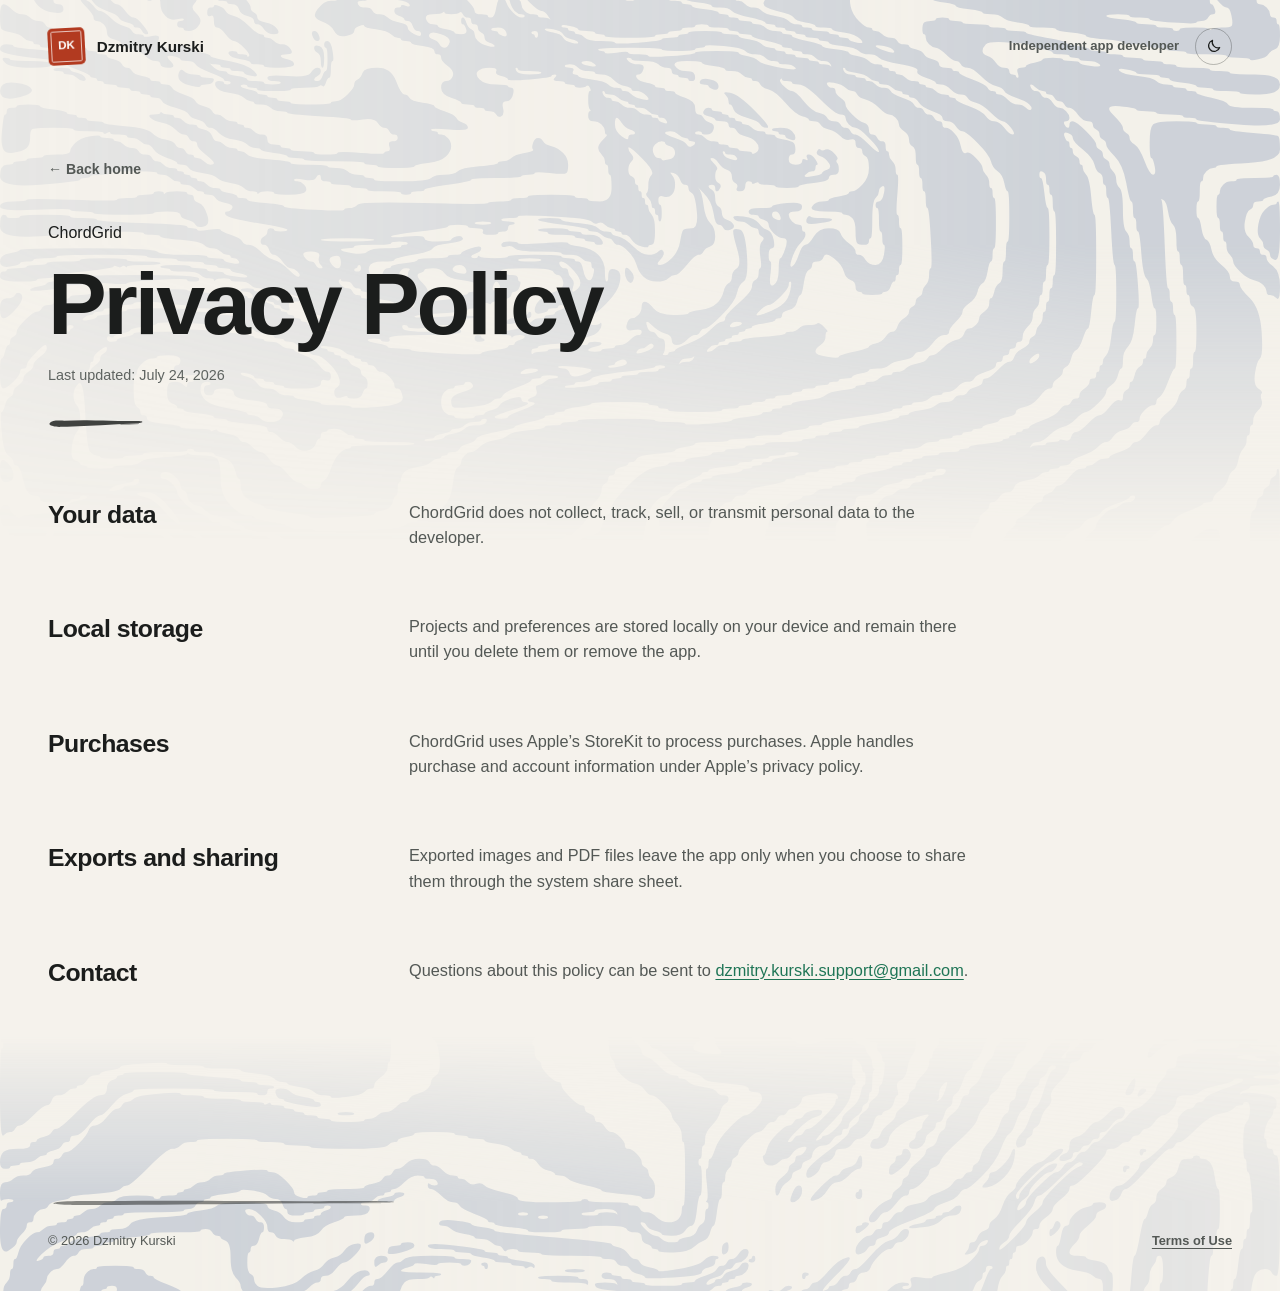
<file: privacy.html>
<!doctype html>
<html lang="en">
  <head>
    <meta charset="UTF-8" />
    <meta name="viewport" content="width=device-width, initial-scale=1.0" />
    <meta name="description" content="ChordGrid Privacy Policy." />
    <meta name="theme-color" content="#eef3fb" />
    <title>ChordGrid Privacy Policy</title>
    <script>try{if(localStorage.getItem("theme")==="dark"){document.documentElement.dataset.theme="dark";document.querySelector('meta[name="theme-color"]').content="#10161f"}}catch(e){}</script>
    <link rel="stylesheet" href="styles.css" />
  </head>
  <body>
    <header class="site-header">
      <a class="brand" href="index.html"><span class="brand-monogram" aria-hidden="true">DK</span><span>Dzmitry Kurski</span></a>
      <div class="header-actions">
        <p>Independent app developer</p>
        <button class="theme-toggle" type="button" aria-label="Switch to dark theme" title="Switch to dark theme">
          <svg class="theme-icon-moon" viewBox="0 0 24 24" aria-hidden="true"><path d="M20.5 14.2A8.5 8.5 0 0 1 9.8 3.5 8.5 8.5 0 1 0 20.5 14.2Z" /></svg>
          <svg class="theme-icon-sun" viewBox="0 0 24 24" aria-hidden="true"><circle cx="12" cy="12" r="3.5" /><path d="M12 2v2M12 20v2M4.9 4.9l1.4 1.4M17.7 17.7l1.4 1.4M2 12h2M20 12h2M4.9 19.1l1.4-1.4M17.7 6.3l1.4-1.4" /></svg>
        </button>
      </div>
    </header>
    <main id="main" class="subpage-main">
      <a class="back-link" href="index.html">← Back home</a>
      <header class="legal-header">
        <p class="eyebrow">ChordGrid</p>
        <h1>Privacy Policy</h1>
        <p>Last updated: July 24, 2026</p>
      </header>
      <article class="legal-content">
        <h2>Your data</h2>
        <p>ChordGrid does not collect, track, sell, or transmit personal data to the developer.</p>
        <h2>Local storage</h2>
        <p>Projects and preferences are stored locally on your device and remain there until you delete them or remove the app.</p>
        <h2>Purchases</h2>
        <p>ChordGrid uses Apple’s StoreKit to process purchases. Apple handles purchase and account information under Apple’s privacy policy.</p>
        <h2>Exports and sharing</h2>
        <p>Exported images and PDF files leave the app only when you choose to share them through the system share sheet.</p>
        <h2>Contact</h2>
        <p>Questions about this policy can be sent to <a href="mailto:dzmitry.kurski.support@gmail.com">dzmitry.kurski.support@gmail.com</a>.</p>
      </article>
    </main>
    <footer><span>© <span id="year"></span> Dzmitry Kurski</span><a href="terms.html">Terms of Use</a></footer>
    <script src="script.js"></script>
  </body>
</html>
</file>
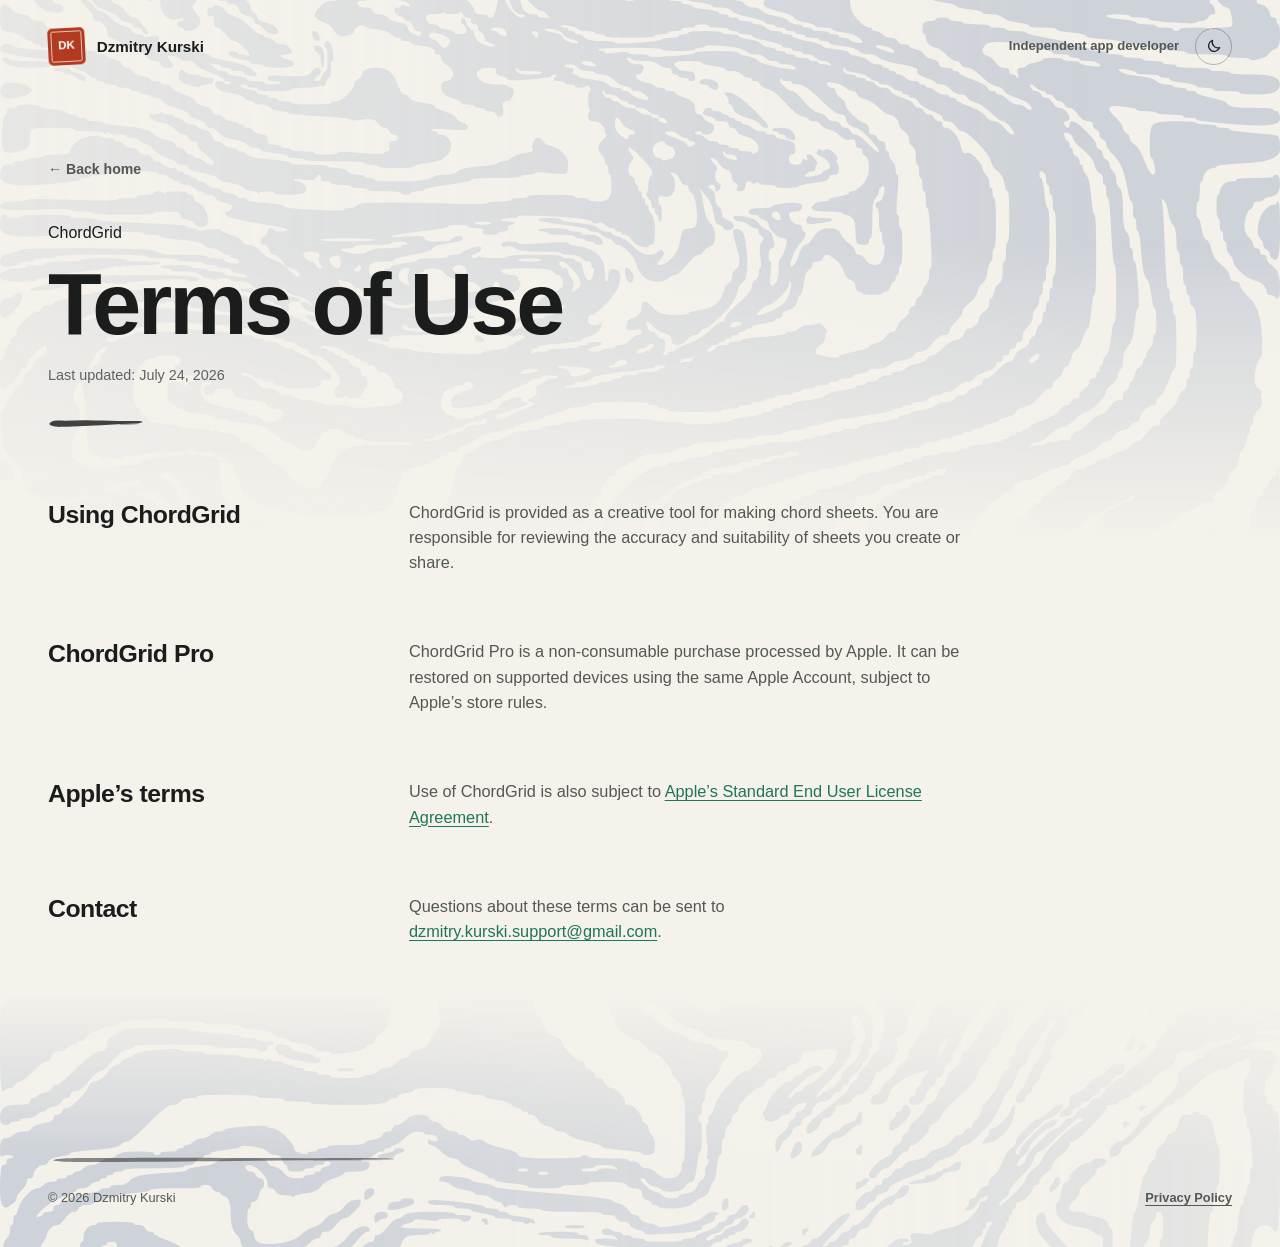
<file: terms.html>
<!doctype html>
<html lang="en">
  <head>
    <meta charset="UTF-8" />
    <meta name="viewport" content="width=device-width, initial-scale=1.0" />
    <meta name="description" content="ChordGrid Terms of Use." />
    <meta name="theme-color" content="#eef3fb" />
    <title>ChordGrid Terms of Use</title>
    <script>try{if(localStorage.getItem("theme")==="dark"){document.documentElement.dataset.theme="dark";document.querySelector('meta[name="theme-color"]').content="#10161f"}}catch(e){}</script>
    <link rel="stylesheet" href="styles.css" />
  </head>
  <body>
    <header class="site-header">
      <a class="brand" href="index.html"><span class="brand-monogram" aria-hidden="true">DK</span><span>Dzmitry Kurski</span></a>
      <div class="header-actions">
        <p>Independent app developer</p>
        <button class="theme-toggle" type="button" aria-label="Switch to dark theme" title="Switch to dark theme">
          <svg class="theme-icon-moon" viewBox="0 0 24 24" aria-hidden="true"><path d="M20.5 14.2A8.5 8.5 0 0 1 9.8 3.5 8.5 8.5 0 1 0 20.5 14.2Z" /></svg>
          <svg class="theme-icon-sun" viewBox="0 0 24 24" aria-hidden="true"><circle cx="12" cy="12" r="3.5" /><path d="M12 2v2M12 20v2M4.9 4.9l1.4 1.4M17.7 17.7l1.4 1.4M2 12h2M20 12h2M4.9 19.1l1.4-1.4M17.7 6.3l1.4-1.4" /></svg>
        </button>
      </div>
    </header>
    <main id="main" class="subpage-main">
      <a class="back-link" href="index.html">← Back home</a>
      <header class="legal-header">
        <p class="eyebrow">ChordGrid</p>
        <h1>Terms of Use</h1>
        <p>Last updated: July 24, 2026</p>
      </header>
      <article class="legal-content">
        <h2>Using ChordGrid</h2>
        <p>ChordGrid is provided as a creative tool for making chord sheets. You are responsible for reviewing the accuracy and suitability of sheets you create or share.</p>
        <h2>ChordGrid Pro</h2>
        <p>ChordGrid Pro is a non-consumable purchase processed by Apple. It can be restored on supported devices using the same Apple Account, subject to Apple’s store rules.</p>
        <h2>Apple’s terms</h2>
        <p>Use of ChordGrid is also subject to <a href="https://www.apple.com/legal/internet-services/itunes/dev/stdeula/">Apple’s Standard End User License Agreement</a>.</p>
        <h2>Contact</h2>
        <p>Questions about these terms can be sent to <a href="mailto:dzmitry.kurski.support@gmail.com">dzmitry.kurski.support@gmail.com</a>.</p>
      </article>
    </main>
    <footer><span>© <span id="year"></span> Dzmitry Kurski</span><a href="privacy.html">Privacy Policy</a></footer>
    <script src="script.js"></script>
  </body>
</html>
</file>
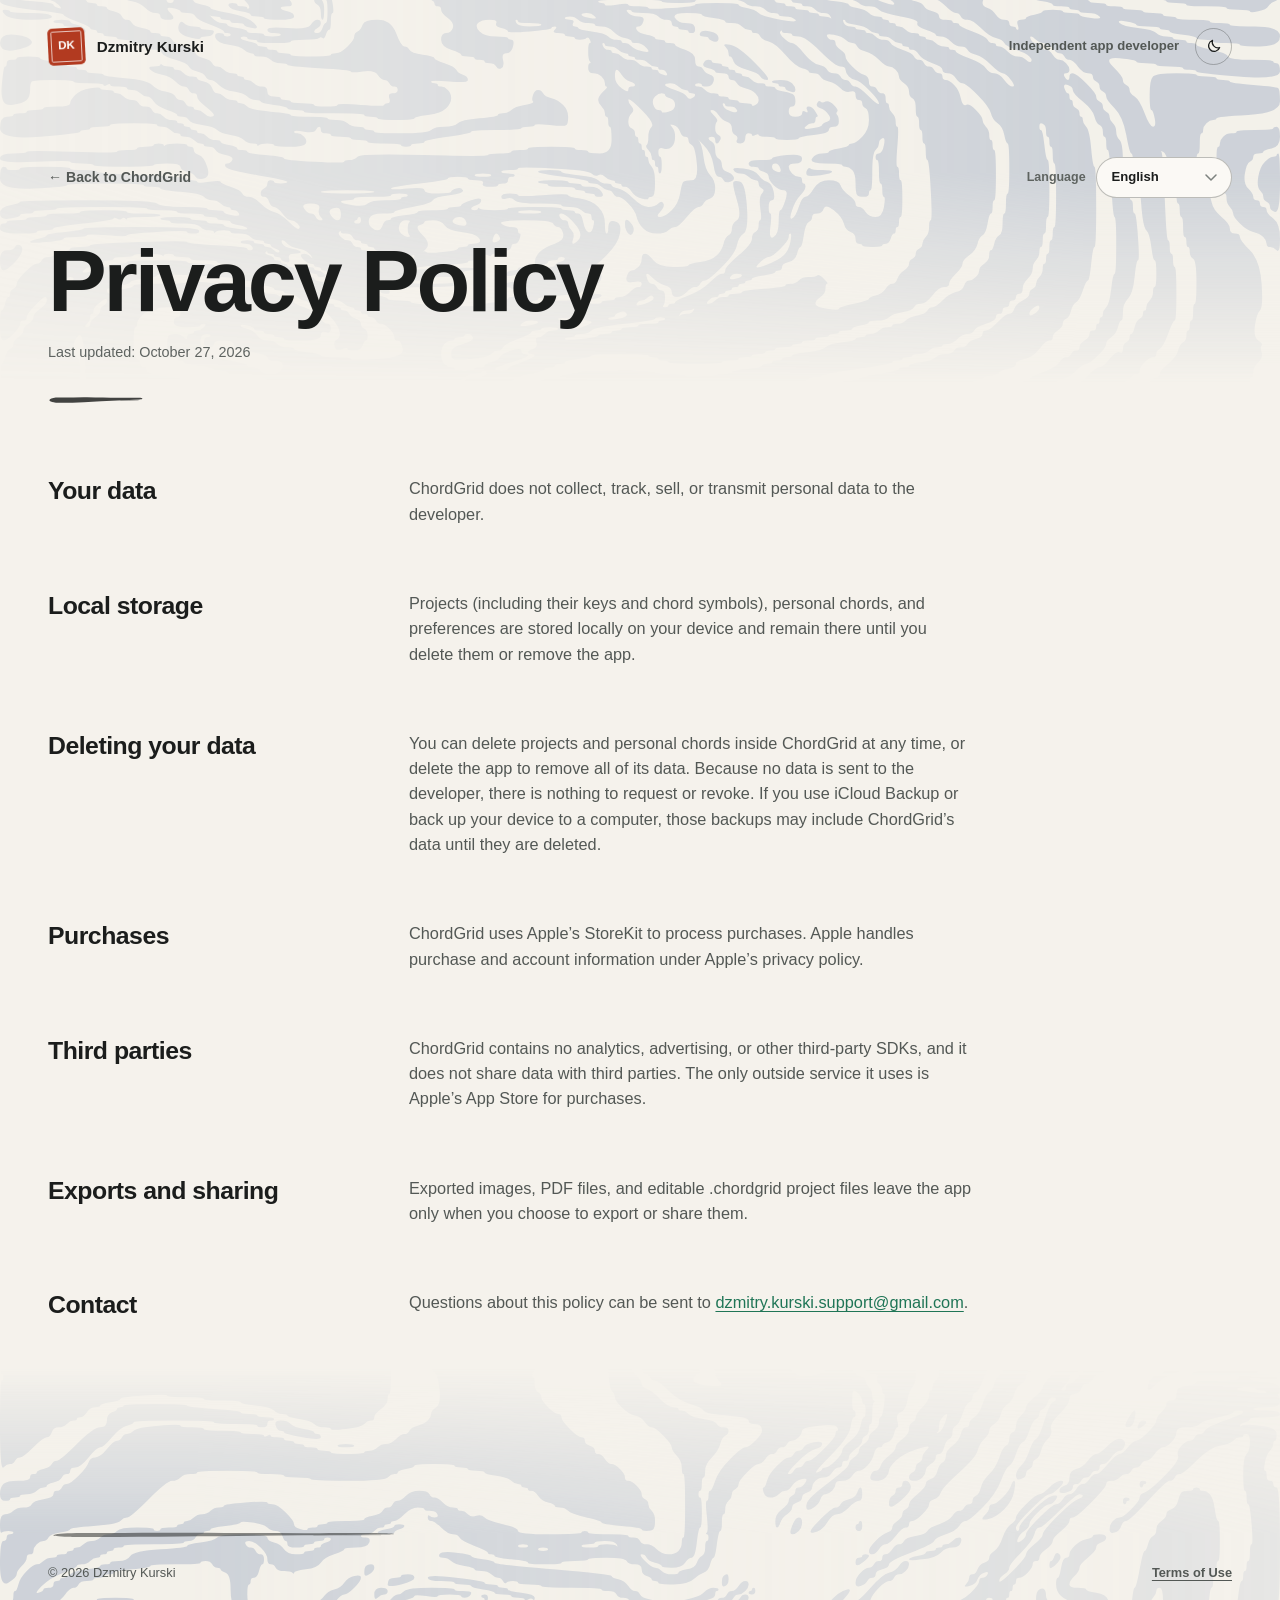
<file: chordgrid/privacy.html>
<!doctype html>
<html lang="en">
  <head>
    <meta charset="UTF-8" />
    <meta name="viewport" content="width=device-width, initial-scale=1.0" />
    <meta name="description" content="ChordGrid Privacy Policy." />
    <meta name="theme-color" content="#f5f2ec" />
    <title>ChordGrid Privacy Policy</title>
    <script>(function(){var t;try{t=localStorage.getItem("theme")}catch(e){}if(t!=="light"&&t!=="dark")t=matchMedia("(prefers-color-scheme: dark)").matches?"dark":"light";if(t==="dark"){document.documentElement.dataset.theme="dark";document.querySelector('meta[name="theme-color"]').content="#101314"}})()</script>
    <link rel="stylesheet" href="../styles.css?v=dev" />
  </head>
  <body class="page-legal">
    <header class="site-header">
      <a class="brand" href="../index.html"><span class="brand-monogram" aria-hidden="true">DK</span><span>Dzmitry Kurski</span></a>
      <div class="header-actions">
        <p data-i18n="developer">Independent app developer</p>
        <button class="theme-toggle" type="button" aria-label="Switch to dark theme" title="Switch to dark theme">
          <svg class="theme-icon-moon" viewBox="0 0 24 24" aria-hidden="true"><path d="M20.5 14.2A8.5 8.5 0 0 1 9.8 3.5 8.5 8.5 0 1 0 20.5 14.2Z" /></svg>
          <svg class="theme-icon-sun" viewBox="0 0 24 24" aria-hidden="true"><circle cx="12" cy="12" r="3.5" /><path d="M12 2v2M12 20v2M4.9 4.9l1.4 1.4M17.7 17.7l1.4 1.4M2 12h2M20 12h2M4.9 19.1l1.4-1.4M17.7 6.3l1.4-1.4" /></svg>
        </button>
      </div>
    </header>
    <main id="main" class="subpage-main">
      <div class="legal-topline">
        <a class="back-link" href="../chordgrid.html"><span aria-hidden="true">←</span> <span data-i18n="back">Back to ChordGrid</span></a>
        <div class="language-switcher">
          <label for="privacy-language" data-i18n="language">Language</label>
          <select id="privacy-language" name="language" aria-label="Language">
            <option value="en">English</option>
            <option value="de">Deutsch</option>
            <option value="es">Español</option>
            <option value="fr">Français</option>
            <option value="it">Italiano</option>
            <option value="ja">日本語</option>
            <option value="ru">Русский</option>
            <option value="zh-Hans">简体中文</option>
          </select>
        </div>
      </div>
      <header class="legal-header">
        <h1 data-i18n="title">Privacy Policy</h1>
        <p data-i18n="updated">Last updated: October 27, 2026</p>
      </header>
      <article class="legal-content">
        <h2 data-i18n="dataHeading">Your data</h2>
        <p data-i18n="dataBody">ChordGrid does not collect, track, sell, or transmit personal data to the developer.</p>
        <h2 data-i18n="storageHeading">Local storage</h2>
        <p data-i18n="storageBody">Projects (including their keys and chord symbols), personal chords, and preferences are stored locally on your device and remain there until you delete them or remove the app.</p>
        <h2 data-i18n="deletionHeading">Deleting your data</h2>
        <p data-i18n="deletionBody">You can delete projects and personal chords inside ChordGrid at any time, or delete the app to remove all of its data. Because no data is sent to the developer, there is nothing to request or revoke. If you use iCloud Backup or back up your device to a computer, those backups may include ChordGrid’s data until they are deleted.</p>
        <h2 data-i18n="purchasesHeading">Purchases</h2>
        <p data-i18n="purchasesBody">ChordGrid uses Apple’s StoreKit to process purchases. Apple handles purchase and account information under Apple’s privacy policy.</p>
        <h2 data-i18n="thirdPartyHeading">Third parties</h2>
        <p data-i18n="thirdPartyBody">ChordGrid contains no analytics, advertising, or other third-party SDKs, and it does not share data with third parties. The only outside service it uses is Apple’s App Store for purchases.</p>
        <h2 data-i18n="exportsHeading">Exports and sharing</h2>
        <p data-i18n="exportsBody">Exported images, PDF files, and editable .chordgrid project files leave the app only when you choose to export or share them.</p>
        <h2 data-i18n="contactHeading">Contact</h2>
        <p><span data-i18n="contactIntro">Questions about this policy can be sent to </span><a href="mailto:dzmitry.kurski.support@gmail.com">dzmitry.kurski.support@gmail.com</a><span data-i18n="contactOutro">.</span></p>
      </article>
    </main>
    <footer><span>© <span id="year"></span> Dzmitry Kurski</span><a href="terms.html" data-i18n="terms">Terms of Use</a></footer>
    <script src="../script.js?v=dev"></script>
    <script src="privacy.js?v=dev"></script>
  </body>
</html>
</file>
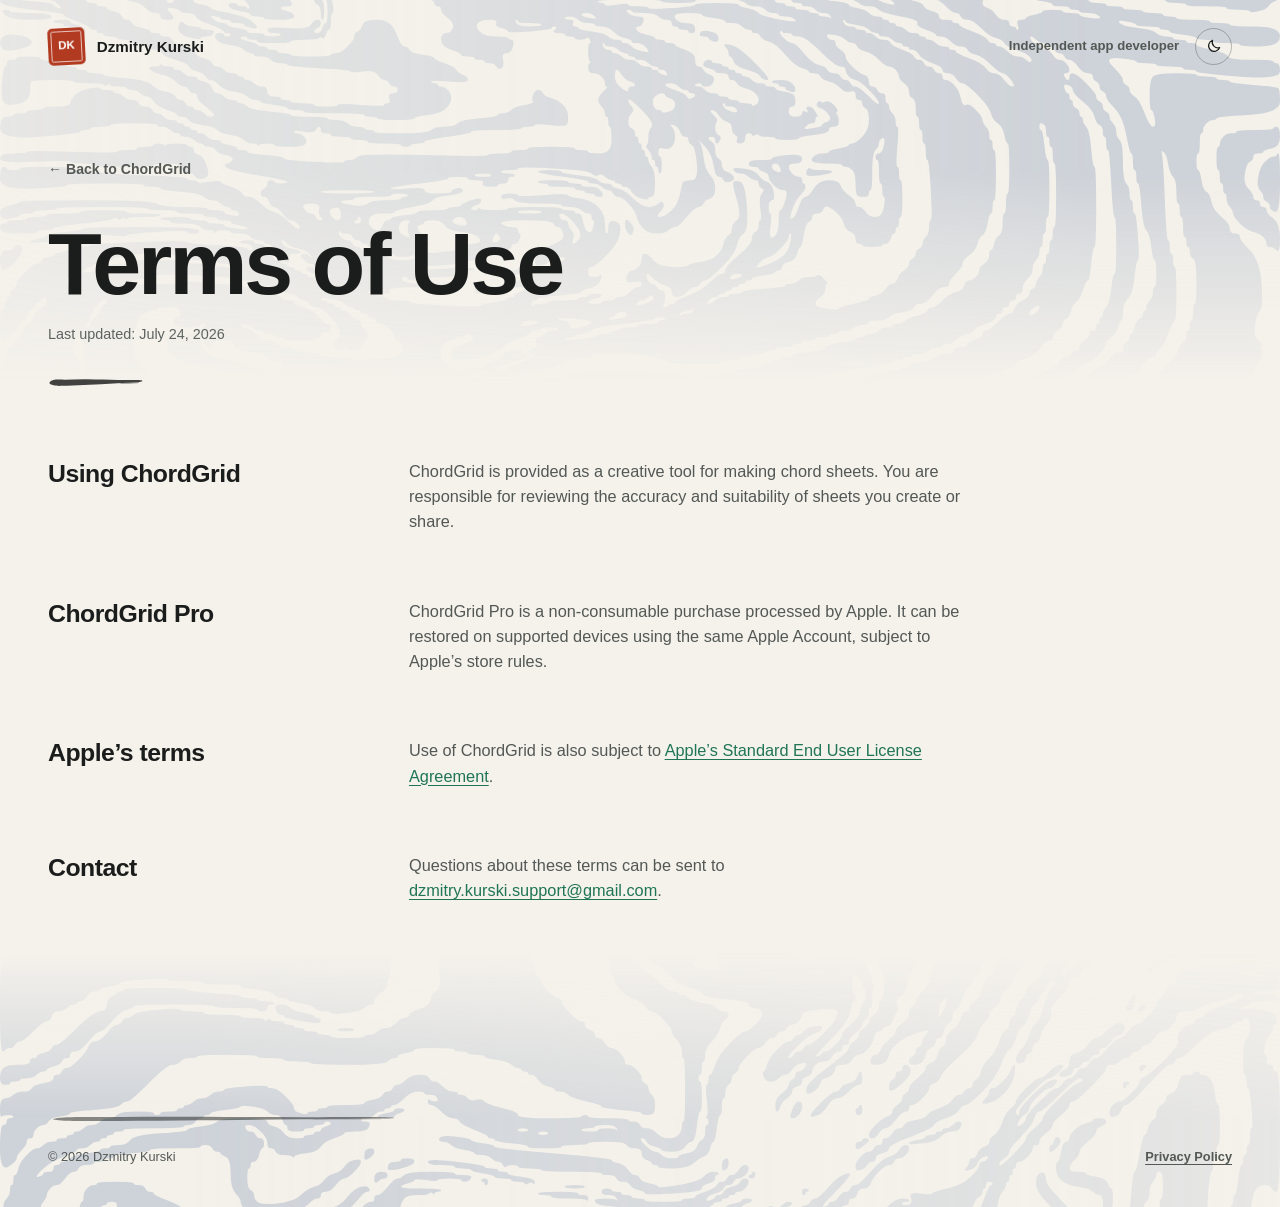
<file: chordgrid/terms.html>
<!doctype html>
<html lang="en">
  <head>
    <meta charset="UTF-8" />
    <meta name="viewport" content="width=device-width, initial-scale=1.0" />
    <meta name="description" content="ChordGrid Terms of Use." />
    <meta name="theme-color" content="#f5f2ec" />
    <title>ChordGrid Terms of Use</title>
    <script>(function(){var t;try{t=localStorage.getItem("theme")}catch(e){}if(t!=="light"&&t!=="dark")t=matchMedia("(prefers-color-scheme: dark)").matches?"dark":"light";if(t==="dark"){document.documentElement.dataset.theme="dark";document.querySelector('meta[name="theme-color"]').content="#101314"}})()</script>
    <link rel="stylesheet" href="../styles.css?v=dev" />
  </head>
  <body class="page-legal">
    <header class="site-header">
      <a class="brand" href="../index.html"><span class="brand-monogram" aria-hidden="true">DK</span><span>Dzmitry Kurski</span></a>
      <div class="header-actions">
        <p>Independent app developer</p>
        <button class="theme-toggle" type="button" aria-label="Switch to dark theme" title="Switch to dark theme">
          <svg class="theme-icon-moon" viewBox="0 0 24 24" aria-hidden="true"><path d="M20.5 14.2A8.5 8.5 0 0 1 9.8 3.5 8.5 8.5 0 1 0 20.5 14.2Z" /></svg>
          <svg class="theme-icon-sun" viewBox="0 0 24 24" aria-hidden="true"><circle cx="12" cy="12" r="3.5" /><path d="M12 2v2M12 20v2M4.9 4.9l1.4 1.4M17.7 17.7l1.4 1.4M2 12h2M20 12h2M4.9 19.1l1.4-1.4M17.7 6.3l1.4-1.4" /></svg>
        </button>
      </div>
    </header>
    <main id="main" class="subpage-main">
      <a class="back-link" href="../chordgrid.html">← Back to ChordGrid</a>
      <header class="legal-header">
        <h1>Terms of Use</h1>
        <p>Last updated: July 24, 2026</p>
      </header>
      <article class="legal-content">
        <h2>Using ChordGrid</h2>
        <p>ChordGrid is provided as a creative tool for making chord sheets. You are responsible for reviewing the accuracy and suitability of sheets you create or share.</p>
        <h2>ChordGrid Pro</h2>
        <p>ChordGrid Pro is a non-consumable purchase processed by Apple. It can be restored on supported devices using the same Apple Account, subject to Apple’s store rules.</p>
        <h2>Apple’s terms</h2>
        <p>Use of ChordGrid is also subject to <a href="https://www.apple.com/legal/internet-services/itunes/dev/stdeula/">Apple’s Standard End User License Agreement</a>.</p>
        <h2>Contact</h2>
        <p>Questions about these terms can be sent to <a href="mailto:dzmitry.kurski.support@gmail.com">dzmitry.kurski.support@gmail.com</a>.</p>
      </article>
    </main>
    <footer><span>© <span id="year"></span> Dzmitry Kurski</span><a href="privacy.html">Privacy Policy</a></footer>
    <script src="../script.js?v=dev"></script>
  </body>
</html>
</file>
<file: styles.css>
/* Ink & paper: warm paper, ink type, suminagashi marble as the opening band of every page.
   The home page takes a vermilion (shu) accent; ChordGrid pages keep the app's green. */
:root {
  --page: min(74rem, calc(100% - 3rem));
  --canvas: #f5f2ec;
  --paper: #fbf9f5;
  --ink: #1b1d1c;
  --muted: #535855;
  --soft: #5e6360;
  --line: rgba(27, 29, 28, .14);
  --line-strong: rgba(27, 29, 28, .28);
  --accent: #1f7556;
  --accent-wash: rgba(107, 230, 184, .22);
  --mint: #6be6b8;
  --shu: #b23a20;
  --seal: #b23a20;
  --brush: url("assets/patterns/brush-stroke.svg");
  --night: #121618;
  --shadow: 0 1px 0 rgba(255, 255, 255, .7) inset, 0 1.25rem 3rem -1.5rem rgba(38, 33, 24, .28);
  --marble-image: url("assets/patterns/suminagashi.svg");
  --marble-opacity: .36;
  --marble-blend: multiply;
  --marble-height: 34rem;
  --rounded: "Avenir Next", ui-rounded, "SF Pro Rounded", -apple-system, BlinkMacSystemFont, sans-serif;
  --ease: cubic-bezier(0.2, 0.8, 0.2, 1);
  color-scheme: light;
}

:root[data-theme="dark"] {
  --canvas: #101314;
  --paper: #171b1d;
  --ink: #eeebe4;
  --muted: #b0b2ac;
  --soft: #9b9e98;
  --line: rgba(238, 235, 228, .12);
  --line-strong: rgba(238, 235, 228, .26);
  --accent: #6be6b8;
  --accent-wash: rgba(107, 230, 184, .12);
  --shu: #f0866a;
  --night: #0b0e0f;
  --shadow: 0 1px 0 rgba(255, 255, 255, .05) inset, 0 1.25rem 3rem -1.5rem rgba(0, 0, 0, .6);
  --marble-opacity: .13;
  --marble-blend: screen;
  color-scheme: dark;
}

* { box-sizing: border-box; }

html {
  min-height: 100%;
  scroll-behavior: smooth;
  background-color: var(--canvas);
}

body {
  position: relative;
  overflow-x: hidden;
  min-height: 100dvh;
  margin: 0;
  color: var(--ink);
  background-color: var(--canvas);
  font-family: var(--rounded);
  font-size: 1rem;
  line-height: 1.55;
  -webkit-font-smoothing: antialiased;
}

/* The marble sits only behind the top of the page, so long text below stays on plain paper. */
body::before {
  position: absolute;
  inset: 0 0 auto;
  z-index: 0;
  height: var(--marble-height);
  pointer-events: none;
  content: "";
  opacity: var(--marble-opacity);
  background-image: var(--marble-image);
  background-position: center 30%;
  background-size: cover;
  mix-blend-mode: var(--marble-blend);
  -webkit-mask-image:
    linear-gradient(to left, #000 15%, rgba(0, 0, 0, .35) 100%),
    linear-gradient(to bottom, #000 45%, transparent 100%);
  -webkit-mask-composite: source-in;
  mask-image:
    linear-gradient(to left, #000 15%, rgba(0, 0, 0, .35) 100%),
    linear-gradient(to bottom, #000 45%, transparent 100%);
  mask-composite: intersect;
}

/* A second, shorter band of marble rises behind the footer. */
body::after {
  position: absolute;
  inset: auto 0 0;
  z-index: 0;
  height: 16rem;
  pointer-events: none;
  content: "";
  opacity: var(--marble-opacity);
  background-image: var(--marble-image);
  background-position: center 75%;
  background-size: cover;
  mix-blend-mode: var(--marble-blend);
  -webkit-mask-image:
    linear-gradient(to right, #000 15%, rgba(0, 0, 0, .35) 100%),
    linear-gradient(to top, #000 35%, transparent 100%);
  -webkit-mask-composite: source-in;
  mask-image:
    linear-gradient(to right, #000 15%, rgba(0, 0, 0, .35) 100%),
    linear-gradient(to top, #000 35%, transparent 100%);
  mask-composite: intersect;
}

body.page-home { --accent: var(--shu); }
body.page-legal { --marble-height: 24rem; }

/* Ink brush stroke used in place of hairline rules. */
.section-head h2::after,
.legal-header::after,
footer::before {
  display: block;
  background: var(--ink);
  content: "";
  opacity: .82;
  -webkit-mask: var(--brush) center / 100% 100% no-repeat;
  mask: var(--brush) center / 100% 100% no-repeat;
}

a { color: var(--accent); text-underline-offset: .2rem; }
h1, h2, h3, p { margin-top: 0; }
img, video { display: block; max-width: 100%; }

::selection { color: var(--night); background: var(--mint); }
* { scrollbar-color: var(--line-strong) transparent; scrollbar-width: thin; }

.site-header,
main,
footer {
  position: relative;
  z-index: 1;
  width: var(--page);
  margin-inline: auto;
}

/* Header */
.site-header {
  display: flex;
  justify-content: space-between;
  align-items: center;
  padding-block: 1.75rem;
}

.brand {
  display: inline-flex;
  gap: .75rem;
  align-items: center;
  color: var(--ink);
  font-size: .95rem;
  font-weight: 700;
  text-decoration: none;
}

.brand-monogram {
  display: grid;
  place-items: center;
  width: 2.3rem;
  height: 2.3rem;
  border-radius: .3rem;
  outline: 1.5px solid rgba(255, 255, 255, .7);
  outline-offset: -4px;
  color: #fff;
  background: var(--seal);
  font-size: .72rem;
  font-weight: 800;
  letter-spacing: -.02em;
  transform: rotate(-3deg);
}

.header-actions {
  display: flex;
  gap: 1rem;
  align-items: center;
}

.header-actions > p {
  margin: 0;
  color: var(--muted);
  font-size: .82rem;
  font-weight: 600;
}

.theme-toggle {
  position: relative;
  display: grid;
  place-items: center;
  width: 2.3rem;
  height: 2.3rem;
  padding: 0;
  border: 1px solid var(--line-strong);
  border-radius: 50%;
  color: var(--ink);
  background: transparent;
  cursor: pointer;
  transition: color 180ms ease, border-color 180ms ease, background 180ms ease;
}

.theme-toggle:hover { border-color: var(--accent); color: var(--accent); }
.theme-toggle svg { position: absolute; width: 1rem; height: 1rem; fill: none; stroke: currentColor; stroke-width: 1.8; stroke-linecap: round; stroke-linejoin: round; transition: opacity 180ms ease, transform 260ms var(--ease); }
.theme-icon-moon { opacity: 1; transform: rotate(0) scale(1); }
.theme-icon-sun { opacity: 0; transform: rotate(-45deg) scale(.7); }
:root[data-theme="dark"] .theme-icon-moon { opacity: 0; transform: rotate(45deg) scale(.7); }
:root[data-theme="dark"] .theme-icon-sun { opacity: 1; transform: rotate(0) scale(1); }

/* Shared type */
.platform {
  margin-bottom: .6rem;
  color: var(--accent);
  font-size: .78rem;
  font-weight: 700;
  letter-spacing: .08em;
  text-transform: uppercase;
}

.intro h1,
.section-head h2,
.legal-header h1,
.product-hero h1,
.showcase-copy h2,
.whats-new h2,
.support h2 {
  font-weight: 700;
  letter-spacing: -.035em;
  text-wrap: balance;
}

/* Home: intro */
.intro { padding: clamp(5rem, 11vw, 9rem) 0 clamp(4rem, 8vw, 6.5rem); }

.intro { position: relative; }

.intro-vertical {
  position: absolute;
  top: clamp(5rem, 11vw, 9rem);
  right: 0;
  margin: 0;
  color: var(--shu);
  font-size: 1rem;
  font-weight: 600;
  letter-spacing: .5em;
  writing-mode: vertical-rl;
}

.intro h1 {
  max-width: 15ch;
  margin-bottom: 1.5rem;
  font-size: clamp(2.9rem, 7.4vw, 6.2rem);
  line-height: .98;
}

.intro h1 em { color: var(--accent); font-style: normal; }

.intro-lede {
  max-width: 38ch;
  margin-bottom: 0;
  color: var(--muted);
  font-size: clamp(1.05rem, 1.8vw, 1.25rem);
  line-height: 1.5;
}

/* Home: app index */
.section-head {
  display: flex;
  justify-content: space-between;
  align-items: baseline;
  gap: 1rem;
  padding-bottom: 1rem;
}

.section-head h2 { margin: 0; font-size: clamp(1.8rem, 3.5vw, 2.4rem); }
.section-head h2::after { width: 4.5rem; height: .55rem; margin-top: .5rem; }
.section-head span { color: var(--soft); font-size: .82rem; font-variant-numeric: tabular-nums; }

.app-index {
  margin: 0 0 clamp(5rem, 10vw, 8rem);
  padding: 0;
  list-style: none;
}

.app-row {
  display: grid;
  grid-template-columns: 3rem 5.5rem minmax(0, 1fr);
  gap: 1.75rem clamp(1.25rem, 3vw, 2.5rem);
  align-items: center;
  padding-block: clamp(2.5rem, 5vw, 3.75rem);
}

.app-row-number {
  align-self: start;
  padding-top: .35rem;
  color: var(--accent);
  font-size: .95rem;
  font-weight: 700;
  font-variant-numeric: tabular-nums;
}

.app-icon {
  width: 5.5rem;
  height: 5.5rem;
  border-radius: 1.25rem;
  /* Follows the icon's own alpha mask instead of the box corners. */
  filter: drop-shadow(0 .6rem .7rem rgba(18, 22, 24, .3));
}

.app-icon--placeholder {
  display: grid;
  place-items: center;
  border: 1px dashed var(--line-strong);
  color: var(--soft);
  background: transparent;
  filter: none;
}

.app-icon--placeholder svg {
  width: 2.4rem;
  height: 2.4rem;
  fill: none;
  stroke: currentColor;
  stroke-width: 2.5;
  stroke-linecap: round;
  stroke-linejoin: round;
}

.app-row-copy h3 {
  margin-bottom: .2rem;
  font-size: clamp(2rem, 4vw, 2.8rem);
  font-weight: 700;
  letter-spacing: -.035em;
  line-height: 1.05;
}

.app-row-copy h3 a { color: inherit; text-decoration: none; }
.app-row-copy h3 a:hover { color: var(--accent); }
.app-row-copy .platform { margin-bottom: .75rem; }
.app-row-copy .platform span { color: var(--soft); font-weight: 600; letter-spacing: .02em; text-transform: none; }

.app-row-copy > p:not(.platform) {
  max-width: 44ch;
  margin-bottom: 1.25rem;
  color: var(--muted);
  font-size: 1.02rem;
}

.app-row-links {
  display: flex;
  flex-wrap: wrap;
  gap: .6rem 1.25rem;
  align-items: center;
}

.app-row-links .text-link,
.text-link {
  color: var(--ink);
  font-size: .88rem;
  font-weight: 700;
  text-decoration: none;
}

.text-link span { display: inline-block; margin-left: .2rem; transition: transform 180ms ease; }
.text-link:hover { color: var(--accent); }
.text-link:hover span { transform: translate(2px, -2px); }

.app-row-links .quiet-link {
  color: var(--soft);
  font-size: .82rem;
  font-weight: 600;
}

.app-row-links .quiet-link:hover { color: var(--ink); }

/* Sits under the app copy at the loop's native 1600 × 686 frame. */
.app-row-preview {
  grid-column: 3;
  max-width: 36rem;
  margin: 0;
  overflow: hidden;
  aspect-ratio: 1600 / 686;
  border-radius: 1rem;
  background: var(--night) center / cover no-repeat;
  box-shadow: var(--shadow);
}

.app-row-preview video {
  width: 100%;
  height: 100%;
  object-fit: cover;
  transition: transform 600ms var(--ease);
}

.app-row:hover .app-row-preview video { transform: scale(1.04); }

.app-row--upcoming .app-row-copy h3 { color: var(--soft); }
.app-row--upcoming .platform { color: var(--soft); }

.app-store-badge {
  display: inline-flex;
  flex: 0 0 auto;
  line-height: 0;
  transition: transform 180ms var(--ease);
}

.app-store-badge:hover { transform: translateY(-2px); }
.app-store-badge img { width: 100%; height: auto; }
.app-store-badge--compact { width: 8.25rem; }

/* Home: support */
.support {
  display: grid;
  grid-template-columns: minmax(0, 1fr) minmax(0, 1fr);
  gap: clamp(2rem, 5vw, 4rem);
  margin-bottom: clamp(5rem, 10vw, 8rem);
  padding: clamp(2rem, 5vw, 3.5rem);
  border-radius: 1.5rem;
  background: var(--paper);
  box-shadow: var(--shadow);
}

.support h2 { margin-bottom: .75rem; font-size: clamp(2.2rem, 4.5vw, 3.2rem); line-height: 1.02; }

.support-copy {
  max-width: 34ch;
  margin-bottom: 1.75rem;
  color: var(--muted);
  font-size: 1.05rem;
}

.email-link {
  display: inline-flex;
  gap: .75rem;
  align-items: center;
  max-width: 100%;
  padding: .85rem 1.15rem;
  border-radius: 999px;
  color: var(--canvas);
  background: var(--ink);
  font-size: .88rem;
  font-weight: 700;
  overflow-wrap: break-word;
  text-decoration: none;
  transition: transform 180ms var(--ease), background 180ms ease;
}

.email-link:hover { background: var(--accent); transform: translateY(-2px); }
.email-link span:first-child { min-width: 0; }
.email-link span:last-child { flex-shrink: 0; }

.support-details { padding-top: .35rem; }

.support-details h3 {
  margin-bottom: 1rem;
  font-size: .95rem;
  font-weight: 700;
}

.support-list {
  display: grid;
  gap: 0;
  margin: 0;
  padding: 0;
  list-style: none;
  counter-reset: support;
}

.support-list li {
  display: flex;
  gap: 1rem;
  align-items: baseline;
  padding-block: .55rem;
  color: var(--muted);
  counter-increment: support;
}

.support-list li::before {
  min-width: 1.5rem;
  color: var(--accent);
  content: counter(support, decimal-leading-zero);
  font-weight: 700;
  font-variant-numeric: tabular-nums;
}

/* Footer */
footer {
  display: flex;
  justify-content: space-between;
  gap: 1rem;
  padding: 2rem 0 2.5rem;
  color: var(--muted);
  font-size: .8rem;
}

footer::before {
  position: absolute;
  top: 0;
  left: 0;
  width: min(100%, 22rem);
  height: .45rem;
  opacity: .5;
}

footer a { color: var(--muted); font-weight: 650; }

/* Product and legal pages */
.subpage-main { padding: clamp(2.5rem, 6vw, 4rem) 0 clamp(8rem, 14vw, 12rem); }

.back-link {
  display: inline-block;
  margin-bottom: 2.5rem;
  color: var(--muted);
  font-size: .88rem;
  font-weight: 650;
  text-decoration: none;
  transition: color 180ms ease, transform 180ms ease;
}

.back-link:hover { color: var(--ink); transform: translateX(-2px); }

.legal-topline {
  display: flex;
  justify-content: space-between;
  gap: 1.25rem;
  align-items: center;
  margin-bottom: 2.5rem;
}

.legal-topline .back-link { margin-bottom: 0; }

.language-switcher { display: flex; gap: .65rem; align-items: center; }
.language-switcher label { color: var(--soft); font-size: .78rem; font-weight: 700; }

.language-switcher select {
  min-width: 8.5rem;
  padding: .6rem 2.15rem .6rem .9rem;
  border: 1px solid var(--line-strong);
  border-radius: 999px;
  appearance: none;
  color: var(--ink);
  background-color: var(--paper);
  background-image: url("data:image/svg+xml,%3Csvg xmlns='http://www.w3.org/2000/svg' width='12' height='8' viewBox='0 0 12 8'%3E%3Cpath d='m1 1 5 5 5-5' fill='none' stroke='%237d827f' stroke-width='1.5' stroke-linecap='round' stroke-linejoin='round'/%3E%3C/svg%3E");
  background-position: right .85rem center;
  background-repeat: no-repeat;
  font: inherit;
  font-size: .82rem;
  font-weight: 650;
  cursor: pointer;
}

.language-switcher select:hover { border-color: var(--accent); }

.legal-header {
  max-width: 52rem;
  padding-bottom: clamp(1.5rem, 4vw, 2.5rem);
}

.legal-header::after { width: 6rem; height: .6rem; margin-top: 2rem; }

.legal-header h1 {
  margin-bottom: 1rem;
  overflow-wrap: anywhere;
  font-size: clamp(3rem, 8vw, 5.5rem);
  line-height: .98;
  hyphens: auto;
}

.legal-header p:last-child { margin-bottom: 0; color: var(--soft); font-size: .9rem; }

.legal-content {
  display: grid;
  grid-template-columns: minmax(12rem, .6fr) minmax(0, 1.4fr);
  column-gap: clamp(2rem, 6vw, 5rem);
  max-width: 64rem;
}

.legal-content > h2,
.legal-content > p {
  margin: 0;
  padding-block: clamp(1.25rem, 3vw, 2rem);
}

.legal-content > h2 {
  grid-column: 1;
  font-size: clamp(1.25rem, 2.3vw, 1.55rem);
  font-weight: 700;
  letter-spacing: -.02em;
  line-height: 1.2;
}

.legal-content > p { grid-column: 2; max-width: 62ch; color: var(--muted); font-size: 1.02rem; }

/* ChordGrid product page */
.product-hero {
  display: grid;
  grid-template-columns: auto minmax(0, 1fr) auto;
  gap: clamp(1.5rem, 4vw, 3rem);
  align-items: end;
  margin-bottom: clamp(2rem, 5vw, 3rem);
}

.product-hero .app-icon { width: 7.5rem; height: 7.5rem; border-radius: 1.65rem; }

.product-hero h1 {
  margin-bottom: .75rem;
  font-size: clamp(3.4rem, 9vw, 7rem);
  line-height: .9;
}

.product-hero-copy > p {
  max-width: 46ch;
  margin-bottom: 0;
  color: var(--muted);
  font-size: 1.08rem;
}

.product-hero-actions {
  display: grid;
  gap: .75rem;
  justify-items: start;
}

.product-hero .app-store-badge { width: 11rem; }
.product-meta { display: flex; flex-wrap: wrap; gap: .4rem 1rem; color: var(--soft); font-size: .82rem; font-weight: 600; }

.product-reel {
  margin: 0 0 clamp(4rem, 8vw, 6rem);
  overflow: hidden;
  aspect-ratio: 21 / 9;
  border-radius: 1.5rem;
  background: var(--night) center / cover no-repeat;
  box-shadow: var(--shadow);
}

.product-reel video { width: 100%; height: 100%; object-fit: cover; }

.whats-new {
  display: grid;
  grid-template-columns: minmax(0, .8fr) minmax(0, 1.2fr);
  gap: clamp(1.5rem, 5vw, 4rem);
  margin-bottom: clamp(5rem, 10vw, 8rem);
  padding: clamp(2rem, 5vw, 3rem);
  border-radius: 1.5rem;
  background: var(--accent-wash);
}

.whats-new h2 { margin: 0; font-size: clamp(2rem, 4vw, 2.8rem); line-height: 1.05; }
.whats-new p { margin: 0; color: var(--ink); font-size: 1.05rem; }

.showcase { display: grid; gap: clamp(3rem, 6vw, 4.5rem); margin-bottom: clamp(5rem, 10vw, 8rem); }

.showcase-row {
  display: grid;
  grid-template-columns: minmax(0, 1fr) minmax(0, 1.1fr);
  gap: clamp(2rem, 6vw, 5rem);
  align-items: center;
}


/* Rows without a figure read as heading beside text. */
.showcase-row--text .showcase-copy {
  display: grid;
  grid-column: 1 / -1;
  grid-template-columns: minmax(0, .9fr) minmax(0, 1.1fr);
  gap: 0 clamp(2rem, 6vw, 5rem);
  align-items: start;
}

.showcase-row--text .showcase-copy h2 { margin: 0; }
.showcase-row--text .showcase-copy p { max-width: 52ch; }

/* Every other row swaps sides: text on the left, title on the right. */
.showcase-row--text:nth-child(even) .showcase-copy { grid-template-columns: minmax(0, 1.1fr) minmax(0, .9fr); }
.showcase-row--text:nth-child(even) .showcase-copy h2 { order: 2; }

.showcase-copy h2 {
  margin-bottom: 1rem;
  font-size: clamp(2.1rem, 4.5vw, 3.3rem);
  line-height: 1.02;
}

.showcase-copy p { max-width: 44ch; margin-bottom: 0; color: var(--muted); font-size: 1.05rem; }


.feature-grid {
  display: grid;
  grid-template-columns: repeat(2, minmax(0, 1fr));
  gap: clamp(2.5rem, 5vw, 3.5rem) clamp(2rem, 6vw, 5rem);
  margin-bottom: clamp(5rem, 10vw, 8rem);
}

.feature-grid h2 {
  margin-bottom: .6rem;
  font-size: clamp(1.3rem, 2.4vw, 1.6rem);
  font-weight: 700;
  letter-spacing: -.02em;
  line-height: 1.2;
}

.feature-grid p { max-width: 50ch; margin: 0; color: var(--muted); }

.plans {
  display: grid;
  grid-template-columns: minmax(0, 1fr) minmax(0, 1.2fr);
  gap: 1.25rem;
  margin-bottom: clamp(3rem, 6vw, 4rem);
}

.plan {
  padding: clamp(1.75rem, 4vw, 2.5rem);
  border: 1px solid var(--line);
  border-radius: 1.5rem;
  background: var(--paper);
}

.plan--pro {
  border-color: transparent;
  color: #eef3f1;
  background:
    radial-gradient(circle at 100% 0%, rgba(107, 230, 184, .18), transparent 55%),
    var(--night);
  box-shadow: var(--shadow);
}

.plan h2 { margin-bottom: .4rem; font-size: 2rem; font-weight: 700; letter-spacing: -.03em; }
.plan > p { margin-bottom: 1.25rem; color: var(--muted); }
.plan--pro > p { color: rgba(238, 243, 241, .74); }

.plan ul { display: grid; gap: .55rem; margin: 0; padding: 0; list-style: none; }

.plan li {
  position: relative;
  padding-left: 1.6rem;
}

.plan li::before {
  position: absolute;
  top: .05rem;
  left: 0;
  color: var(--accent);
  content: "✓";
  font-weight: 800;
}

.plan--pro li::before { color: var(--mint); }

.legal-links { display: flex; flex-wrap: wrap; gap: 1.5rem; }

@media (max-width: 900px) {
  .intro-vertical { display: none; }
  .app-row { grid-template-columns: 2.25rem 4.5rem minmax(0, 1fr); }
  .app-row .app-icon { width: 4.5rem; height: 4.5rem; border-radius: 1rem; }
  .support { grid-template-columns: 1fr; }
  .product-hero { grid-template-columns: auto minmax(0, 1fr); align-items: center; }
  .product-hero-actions { grid-column: 1 / -1; }
  .whats-new,
  .showcase-row,
  .plans { grid-template-columns: 1fr; }
  .showcase-row--text .showcase-copy,
  .showcase-row--text:nth-child(even) .showcase-copy { grid-template-columns: 1fr; gap: 1rem; }
  .showcase-row--text:nth-child(even) .showcase-copy h2 { order: 0; }
}

@media (max-width: 640px) {
  :root { --page: calc(100% - 2rem); --marble-height: 26rem; }
  body.page-legal { --marble-height: 20rem; }
  .header-actions > p { display: none; }
  .app-row { grid-template-columns: 4rem minmax(0, 1fr); gap: 1rem 1.25rem; }
  .app-row-number { display: none; }
  .app-row .app-icon { width: 4rem; height: 4rem; border-radius: .9rem; }
  .app-row-copy { grid-column: 1 / -1; }
  .app-row-preview { grid-column: 1 / -1; max-width: none; }
  .app-row { align-items: start; }
  .app-row .app-icon { grid-row: 1; }
  .app-row-copy { grid-row: 2; }
  .product-hero { grid-template-columns: 1fr; }
  .product-hero .app-icon { width: 5rem; height: 5rem; border-radius: 1.15rem; }
  .product-reel { aspect-ratio: 4 / 3; border-radius: 1rem; }
  .whats-new { border-radius: 1rem; }
  .feature-grid { grid-template-columns: 1fr; }
  .legal-content { display: block; }
  .legal-content > h2 { padding-bottom: 0; }
  .legal-content > p { padding-top: .5rem; }
  .legal-topline { flex-wrap: wrap; }
  footer { flex-direction: column; gap: .35rem; }
}

@media (prefers-reduced-motion: reduce) {
  html { scroll-behavior: auto; }
  *, *::before, *::after { animation-duration: .01ms !important; transition-duration: .01ms !important; }
}
</file>
